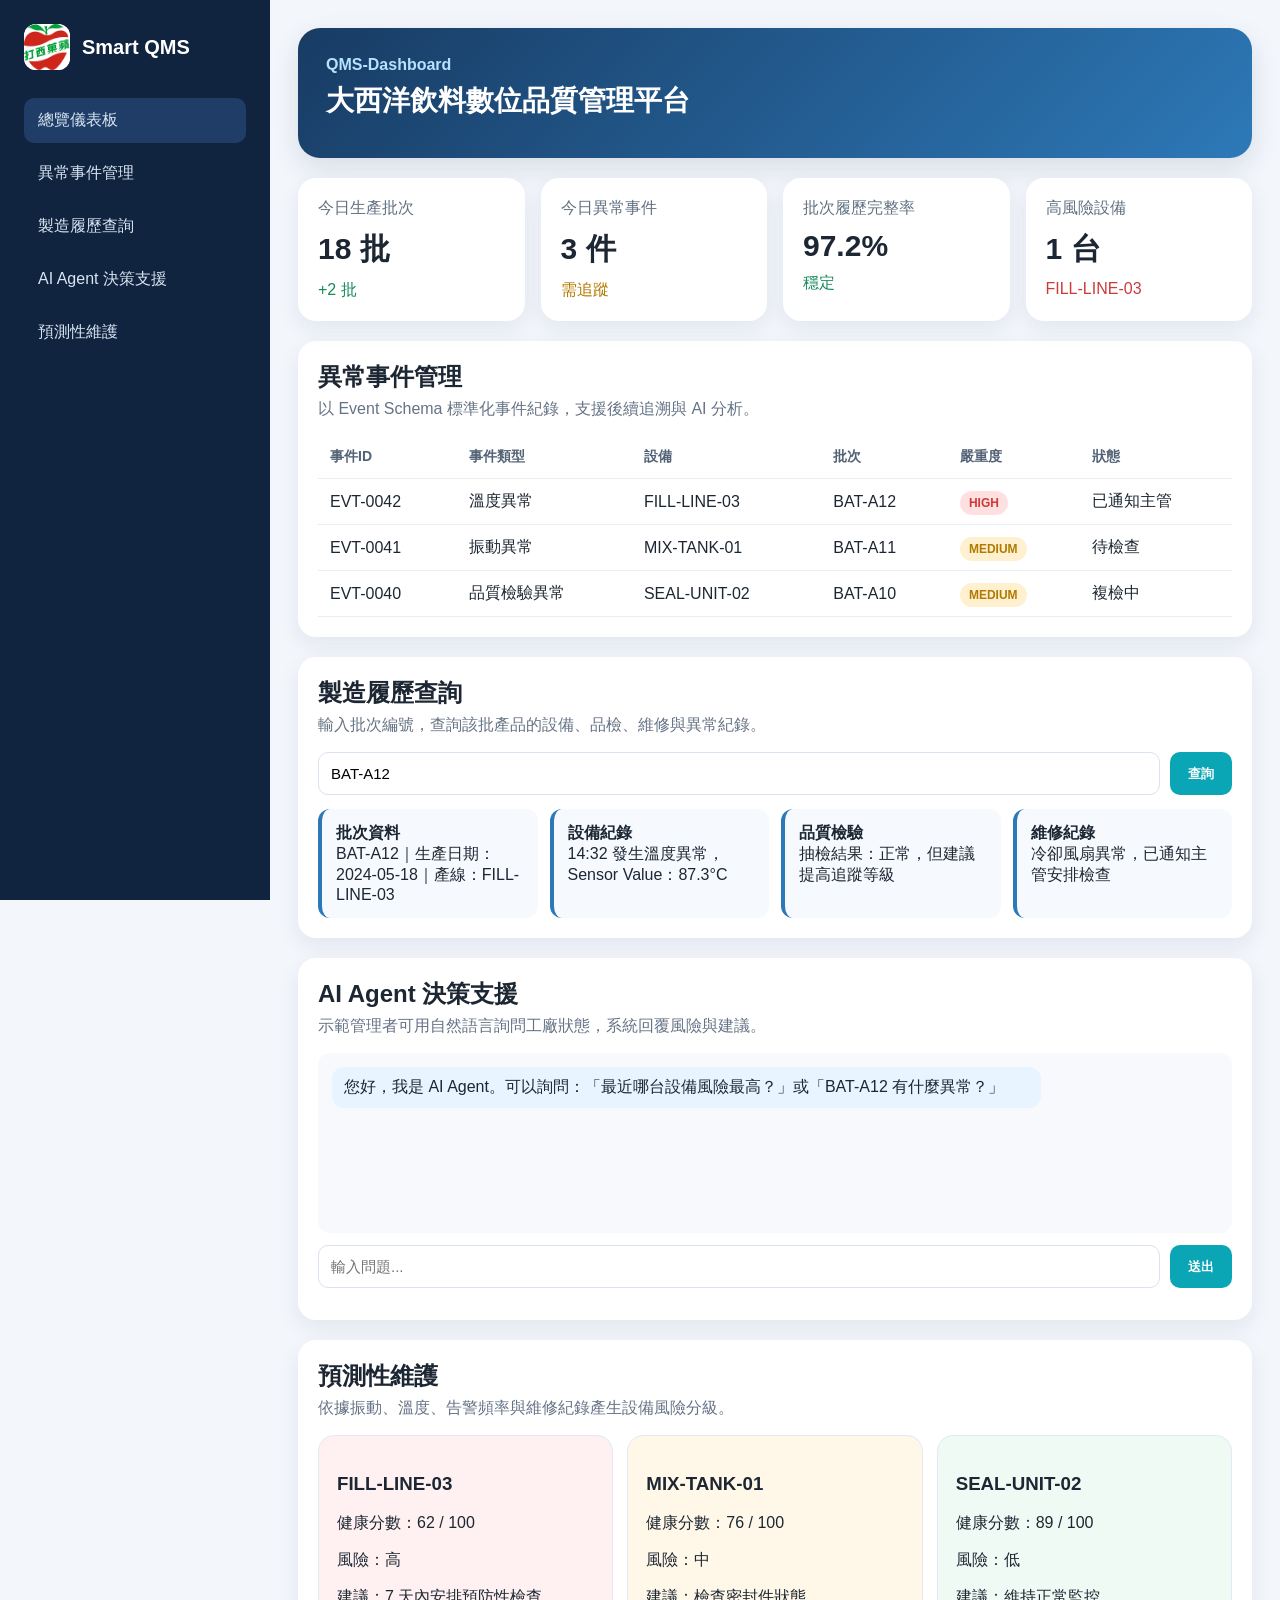
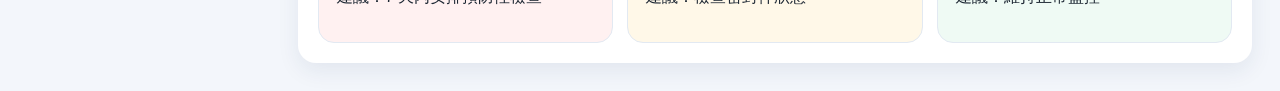
<file: smart_qms_demo/index.html>
<!DOCTYPE html>
<html lang="zh-Hant">
<head>
  <meta charset="UTF-8" />
  <meta name="viewport" content="width=device-width, initial-scale=1.0" />
  <title>大西洋飲料｜智慧製造 AI 決策平台 Demo</title>
  <link rel="stylesheet" href="style.css" />
</head>
<body>
  <aside class="sidebar">
    <div class="brand">
      <div class="logo"><img src="./img/Logo.png" class="logo"></div>
      <div>
        <h1>Smart QMS</h1>
      </div>
    </div>
    <nav>
      <a class="active" href="#dashboard">總覽儀表板</a>
      <a href="#events">異常事件管理</a>
      <a href="#thread">製造履歷查詢</a>
      <a href="#ai">AI Agent 決策支援</a>
      <a href="#maintenance">預測性維護</a>
    </nav>
  </aside>

  <main>
    <section class="hero">
      <div>
        <p class="eyebrow">QMS-Dashboard</p>
        <h2>大西洋飲料數位品質管理平台</h2>
      </div>
    </section>

    <section id="dashboard" class="grid cards">
      <article class="card">
        <p>今日生產批次</p>
        <h3>18 批</h3>
        <span class="up">+2 批</span>
      </article>
      <article class="card">
        <p>今日異常事件</p>
        <h3 id="eventCount">3 件</h3>
        <span class="warn">需追蹤</span>
      </article>
      <article class="card">
        <p>批次履歷完整率</p>
        <h3>97.2%</h3>
        <span class="up">穩定</span>
      </article>
      <article class="card">
        <p>高風險設備</p>
        <h3 id="riskMachine">1 台</h3>
        <span class="danger">FILL-LINE-03</span>
      </article>
    </section>

    <section id="events" class="panel">
      <div class="section-title">
        <h2>異常事件管理</h2>
        <p>以 Event Schema 標準化事件紀錄，支援後續追溯與 AI 分析。</p>
      </div>
      <table>
        <thead>
          <tr>
            <th>事件ID</th>
            <th>事件類型</th>
            <th>設備</th>
            <th>批次</th>
            <th>嚴重度</th>
            <th>狀態</th>
          </tr>
        </thead>
        <tbody id="eventTable">
          <tr>
            <td>EVT-0042</td>
            <td>溫度異常</td>
            <td>FILL-LINE-03</td>
            <td>BAT-A12</td>
            <td><span class="badge danger">HIGH</span></td>
            <td>已通知主管</td>
          </tr>
          <tr>
            <td>EVT-0041</td>
            <td>振動異常</td>
            <td>MIX-TANK-01</td>
            <td>BAT-A11</td>
            <td><span class="badge warn">MEDIUM</span></td>
            <td>待檢查</td>
          </tr>
          <tr>
            <td>EVT-0040</td>
            <td>品質檢驗異常</td>
            <td>SEAL-UNIT-02</td>
            <td>BAT-A10</td>
            <td><span class="badge warn">MEDIUM</span></td>
            <td>複檢中</td>
          </tr>
        </tbody>
      </table>
    </section>

    <section id="thread" class="panel">
      <div class="section-title">
        <h2>製造履歷查詢</h2>
        <p>輸入批次編號，查詢該批產品的設備、品檢、維修與異常紀錄。</p>
      </div>
      <div class="search">
        <input id="batchInput" value="BAT-A12" placeholder="輸入批次編號，例如 BAT-A12" />
        <button onclick="lookupBatch()">查詢</button>
      </div>
      <div id="threadResult" class="timeline"></div>
    </section>

    <section id="ai" class="panel">
      <div class="section-title">
        <h2>AI Agent 決策支援</h2>
        <p>示範管理者可用自然語言詢問工廠狀態，系統回覆風險與建議。</p>
      </div>
      <div class="chat">
        <div id="chatBox" class="chatbox">
          <div class="msg ai">您好，我是 AI Agent。可以詢問：「最近哪台設備風險最高？」或「BAT-A12 有什麼異常？」</div>
        </div>
        <div class="search">
          <input id="question" placeholder="輸入問題..." />
          <button onclick="askAI()">送出</button>
        </div>
      </div>
    </section>

    <section id="maintenance" class="panel">
      <div class="section-title">
        <h2>預測性維護</h2>
        <p>依據振動、溫度、告警頻率與維修紀錄產生設備風險分級。</p>
      </div>
      <div class="machine-list">
        <div class="machine high">
          <h3>FILL-LINE-03</h3>
          <p>健康分數：62 / 100</p>
          <p>風險：高</p>
          <p>建議：7 天內安排預防性檢查</p>
        </div>
        <div class="machine medium">
          <h3>MIX-TANK-01</h3>
          <p>健康分數：76 / 100</p>
          <p>風險：中</p>
          <p>建議：檢查密封件狀態</p>
        </div>
        <div class="machine low">
          <h3>SEAL-UNIT-02</h3>
          <p>健康分數：89 / 100</p>
          <p>風險：低</p>
          <p>建議：維持正常監控</p>
        </div>
      </div>
    </section>
  </main>

  <script src="app.js"></script>
</body>
</html>
</file>
<file: smart_qms_demo/style.css>
*{box-sizing:border-box}body{margin:0;font-family:"Microsoft JhengHei",Arial,sans-serif;background:#f3f6fb;color:#1d2733;display:flex}.sidebar{width:270px;background:#11243f;color:white;min-height:100vh;padding:24px;position:fixed}.brand{display:flex;gap:12px;align-items:center;margin-bottom:28px}.logo{width:46px;height:46px;border-radius:12px;background:#FFFFFF;color:#09213d;display:grid;place-items:center;font-size:28px;font-weight:800}.brand h1{font-size:20px;margin:0}.brand p{margin:4px 0 0;color:#b9c9dc;font-size:12px}nav a{display:block;color:#d8e5f2;text-decoration:none;padding:12px 14px;border-radius:10px;margin-bottom:8px}nav a.active,nav a:hover{background:#1f3d67}main{margin-left:270px;padding:28px;width:calc(100% - 270px)}.hero{background:linear-gradient(135deg,#183b63,#2d79b8);color:white;border-radius:22px;padding:28px;display:flex;align-items:center;justify-content:space-between;box-shadow:0 10px 28px rgba(20,40,80,.12)}.hero h2{font-size:28px;margin:8px 0 10px}.hero p{margin:0;color:#e7f3ff}.eyebrow{font-weight:700;color:#b7e2ff!important}button{border:0;background:#0aa6b5;color:white;border-radius:10px;padding:11px 18px;font-weight:700;cursor:pointer}button:hover{filter:brightness(.95)}.grid{display:grid;grid-template-columns:repeat(4,1fr);gap:16px;margin:20px 0}.card,.panel{background:white;border-radius:18px;padding:20px;box-shadow:0 8px 22px rgba(31,54,92,.08)}.card p{margin:0;color:#607080}.card h3{font-size:30px;margin:10px 0}.up{color:#168a5a}.warn{color:#b17a00}.danger{color:#cc3b3b}.section-title{margin-bottom:16px}.section-title h2{margin:0 0 6px}.section-title p{margin:0;color:#657385}.flow{display:flex;align-items:center;gap:12px}.flow div{flex:1;background:#eef6ff;border:1px solid #d4e6f8;border-radius:16px;padding:18px;text-align:center;font-weight:700}.flow small{font-weight:400;color:#607080}.flow span{font-size:28px;color:#6995bd}.panel{margin-top:20px}table{width:100%;border-collapse:collapse}th,td{text-align:left;padding:12px;border-bottom:1px solid #e7edf5}th{color:#526275;font-size:14px}.badge{padding:5px 9px;border-radius:999px;font-weight:800;font-size:12px}.badge.danger{background:#ffe0e0}.badge.warn{background:#fff1cf}.search{display:flex;gap:10px;margin:12px 0}input{flex:1;border:1px solid #d9e2ef;border-radius:10px;padding:12px;font-size:15px}.timeline{display:grid;grid-template-columns:repeat(4,1fr);gap:12px;margin-top:14px}.timeline div{border-left:4px solid #2d79b8;background:#f6f9fd;padding:14px;border-radius:12px}.chatbox{height:180px;overflow:auto;background:#f7f9fc;border-radius:12px;padding:14px}.msg{padding:10px 12px;border-radius:12px;margin-bottom:10px;max-width:80%}.msg.ai{background:#e8f4ff}.msg.user{background:#dcf7ed;margin-left:auto}.machine-list{display:grid;grid-template-columns:repeat(3,1fr);gap:14px}.machine{border-radius:16px;padding:18px;border:1px solid #e2e9f2}.machine.high{background:#fff1f1}.machine.medium{background:#fff8e8}.machine.low{background:#effaf4}@media(max-width:900px){.sidebar{position:static;width:100%;min-height:auto}.sidebar nav{display:flex;flex-wrap:wrap;gap:8px}.sidebar nav a{margin:0}body{display:block}main{margin-left:0;width:100%;padding:16px}.hero,.flow{display:block}.hero button{margin-top:16px}.grid,.timeline,.machine-list{grid-template-columns:1fr}.flow span{display:block;text-align:center;margin:8px 0}}
</file>
